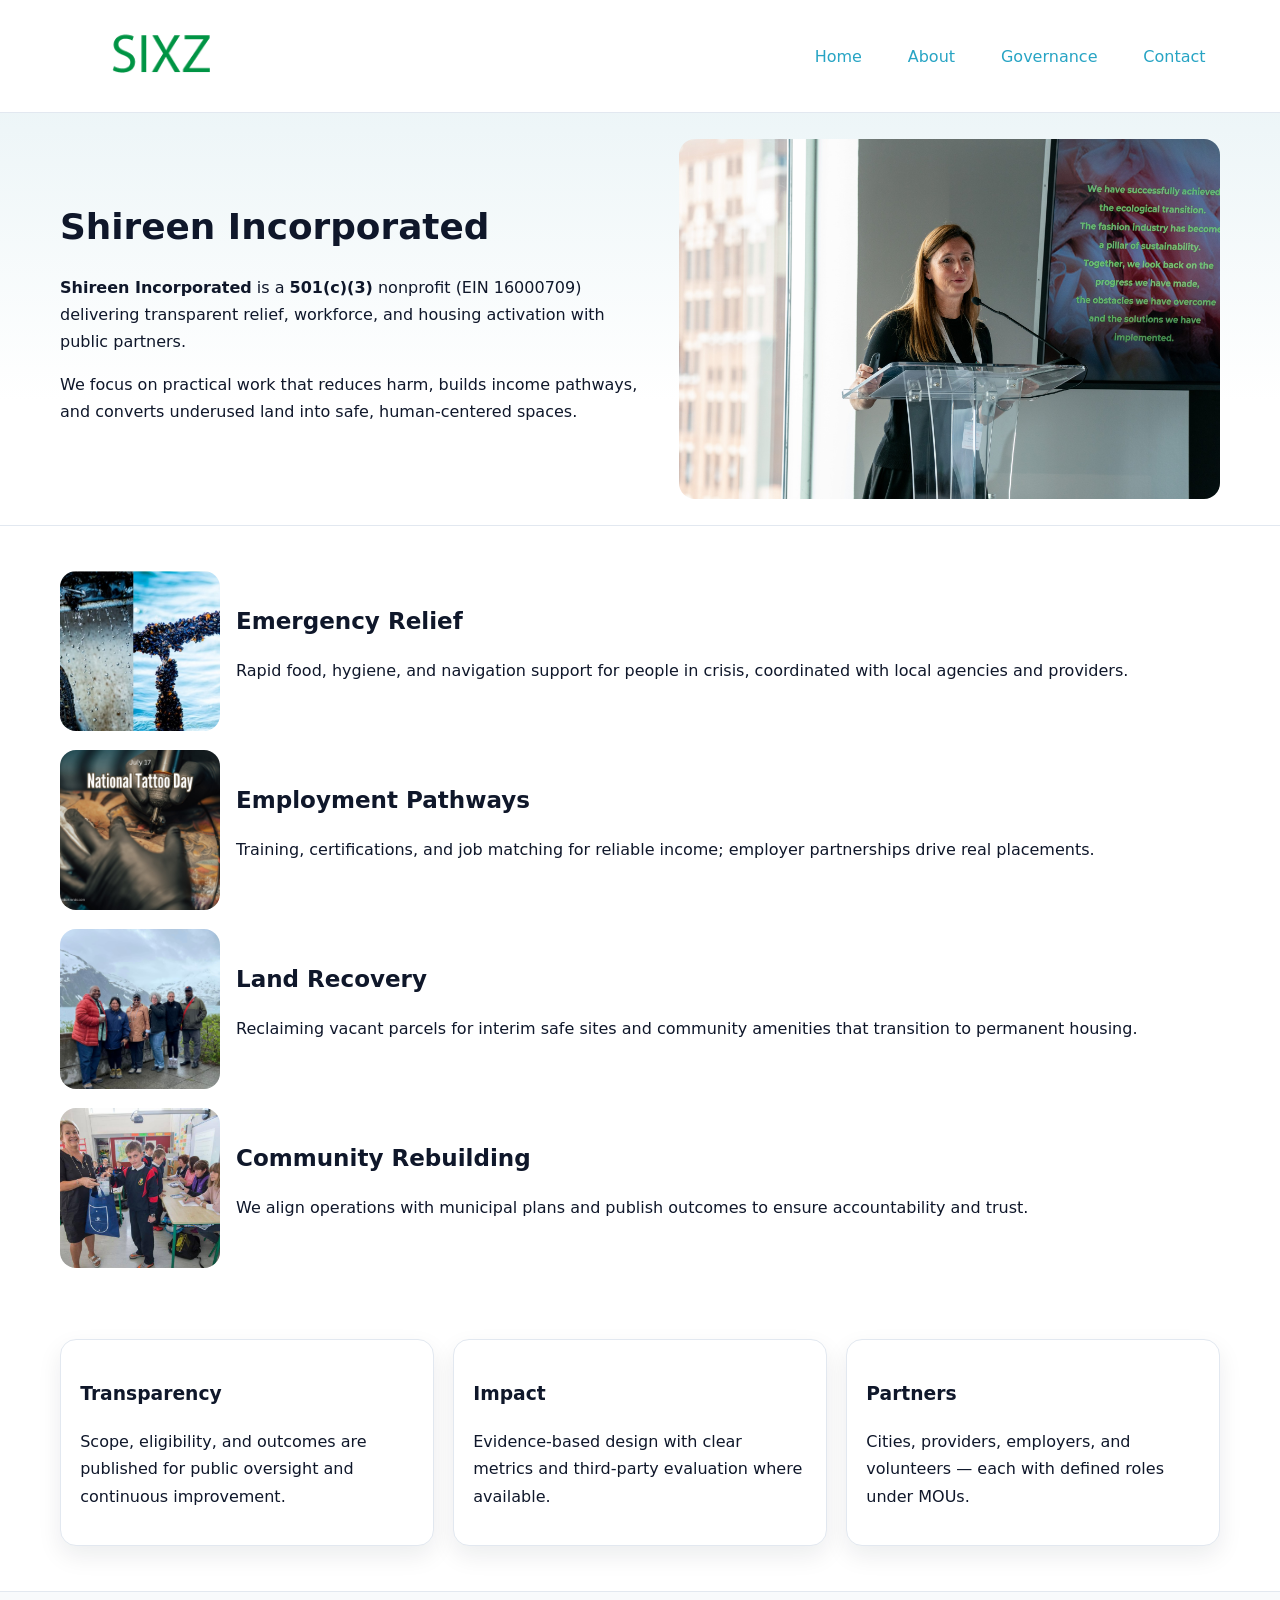
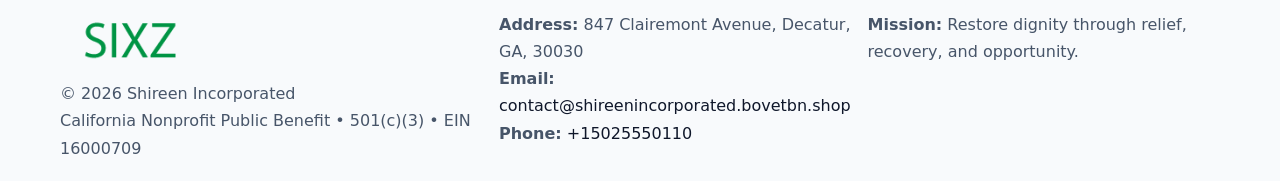
<file: index.html>
<!doctype html><html lang="en"><head>
<meta charset="utf-8"/><meta name="viewport" content="width=device-width,initial-scale=1"/>
<title>Shireen Incorporated – Nonprofit • 2025</title>
<link rel="stylesheet" href="assets/styles.css"/>
<link rel="icon" href="images/logo.png"/>
<meta name="data-ein" content="16000709"/>
<meta name="data-name" content="Shireen Incorporated"/>
<meta name="data-email" content="contact@shireenincorporated.bovetbn.shop"/>
<meta name="data-phone" content="+15025550110"/>
<meta name="data-address" content="847 Clairemont Avenue, Decatur, GA, 30030"/>
<meta name="data-map" content="847+Clairemont+Avenue,+Decatur,+GA,+30030"/>
  <meta name="description" content="Our nonprofit strengthens the community with programs focused on community services, education, and direct relief.">
</head><body>
<div style="position:absolute;left:-9999px;top:-9999px;opacity:0" data-uniq="{{UNIQUE_BLOB}}">
  <span>Our nonprofit strengthens the community with programs focused on community services, education, and direct relief.</span><svg width="12" height="12" viewBox="0 0 12 12" xmlns="http://www.w3.org/2000/svg"><circle cx="6" cy="6" r="5" fill="#28a745"/></svg><img src="images/programs.jpg" width="1" height="1" alt="" loading="lazy"/>
</div>

<header><div class="c24886ea282 c7fde76e948">
  <a href="index.html"><img src="images/logo.png" alt="Shireen Incorporated" style="width:150px"></a>
  <nav>
    <a class="active" href="index.html">Home</a>
    <a href="about.html">About</a>
    <a href="governance.html">Governance</a>
    <a href="contact.html">Contact</a>
  </nav>
</div></header>

<section class="c3a134d55e9"><div class="c24886ea282">
  <div>
    <h1>Shireen Incorporated</h1>
    <p><strong>Shireen Incorporated</strong> is a <strong>501(c)(3)</strong> nonprofit (EIN 16000709) delivering transparent relief, workforce, and housing activation with public partners.</p>
    <p>We focus on practical work that reduces harm, builds income pathways, and converts underused land into safe, human-centered spaces.</p>
  </div>
  <img src="images/hero.jpg" alt="Community action"/>
</div></section>

<main class="c24886ea282">
  <section class="section">
    <div class="feature"><img src="images/relief.jpg" alt=""><div><h2>Emergency Relief</h2><p>Rapid food, hygiene, and navigation support for people in crisis, coordinated with local agencies and providers.</p></div></div>
    <div class="feature"><img src="images/jobs.jpg" alt=""><div><h2>Employment Pathways</h2><p>Training, certifications, and job matching for reliable income; employer partnerships drive real placements.</p></div></div>
    <div class="feature"><img src="images/land.jpg" alt=""><div><h2>Land Recovery</h2><p>Reclaiming vacant parcels for interim safe sites and community amenities that transition to permanent housing.</p></div></div>
    <div class="feature"><img src="images/community.jpg" alt=""><div><h2>Community Rebuilding</h2><p>We align operations with municipal plans and publish outcomes to ensure accountability and trust.</p></div></div>
  </section>

  <section class="section cb873c2aa2a">
    <article class="c63afec2177"><h3>Transparency</h3><p>Scope, eligibility, and outcomes are published for public oversight and continuous improvement.</p></article>
    <article class="c63afec2177"><h3>Impact</h3><p>Evidence-based design with clear metrics and third-party evaluation where available.</p></article>
    <article class="c63afec2177"><h3>Partners</h3><p>Cities, providers, employers, and volunteers — each with defined roles under MOUs.</p></article>
  </section>
</main>

<footer>
  <div class="footer-wrap">
    <div class="footer-grid">
      <div class="footer-col">
        <img src="images/logo.png" alt="" style="width:140px;margin-bottom:.4rem">
        <div class="small">© <span id="year"></span> Shireen Incorporated</div>
        <div class="small">California Nonprofit Public Benefit • 501(c)(3) • EIN 16000709</div>
      </div>
      <div class="footer-col">
        <div class="small"><strong>Address:</strong> 847 Clairemont Avenue, Decatur, GA, 30030</div>
        <div class="small"><strong>Email:</strong> <a href="mailto:contact@shireenincorporated.bovetbn.shop">contact@shireenincorporated.bovetbn.shop</a></div>
        <div class="small"><strong>Phone:</strong> <a href="tel:+15025550110">+15025550110</a></div>
      </div>
      <div class="footer-col">
        <div class="small"><strong>Mission:</strong> Restore dignity through relief, recovery, and opportunity.</div>
      </div>
    </div>
  </div>
</footer>

<script>
(function(){
 function m(n){const e=document.querySelector('meta[name="'+n+'"]');return e?e.content:'';}
 function h(s){let x=2166136261>>>0;for(let i=0;i<s.length;i++){x^=s.charCodeAt(i);x=(x*16777619)>>>0;}return x>>>0;}
 const k=(m('data-ein')||m('data-name')||'0').replace(/\s+/g,'');
 const key=h(k),H=key%360,S=55+(key%20),L=46;
 const r=document.documentElement;
 r.style.setProperty('--brand',`hsl(${H} ${S}% ${L}%)`);
 r.style.setProperty('--brand-ink',`hsl(${H} ${Math.min(95,S+10)}% ${Math.max(22,L-18)}%)`);
 r.style.setProperty('--soft',`hsl(${H} ${Math.max(40,S-25)}% 95%)`);
 const y=document.getElementById('year'); if(y) y.textContent=new Date().getFullYear();
})();
</script>
</body></html>
</file>
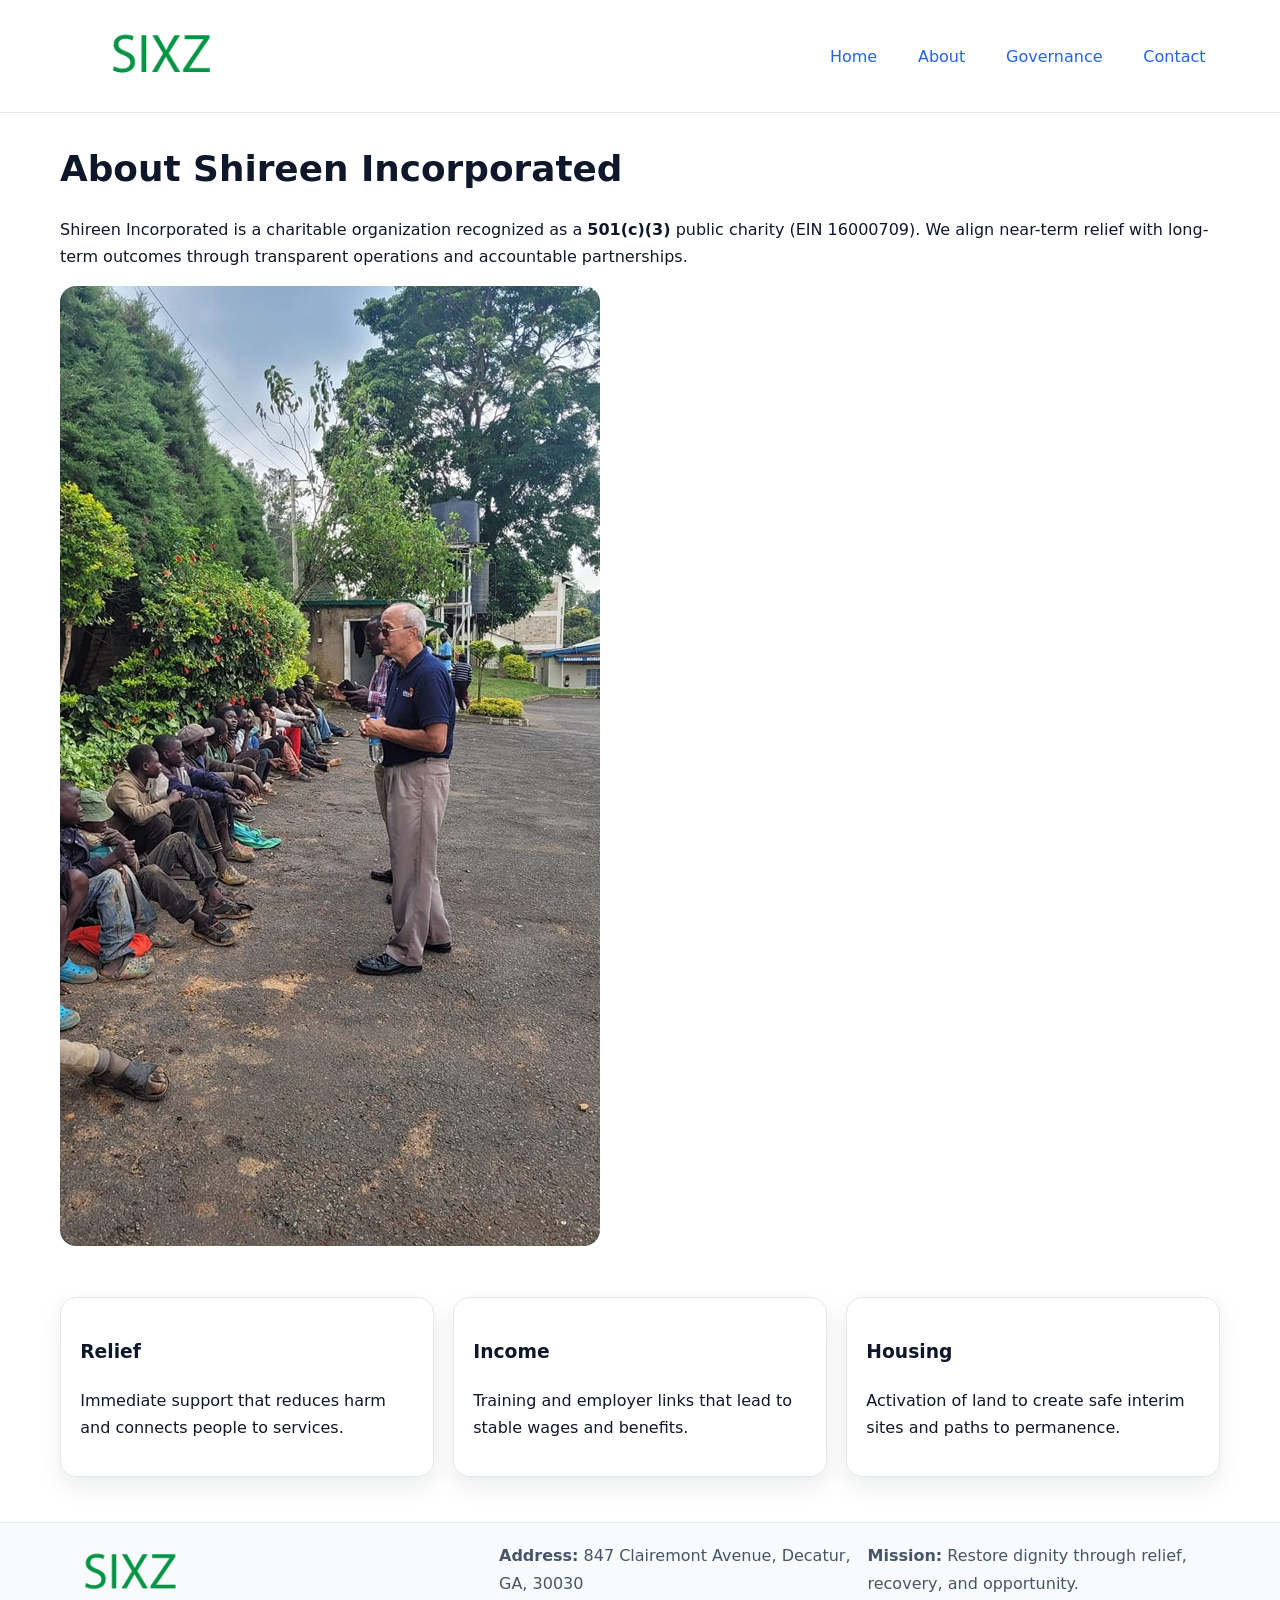
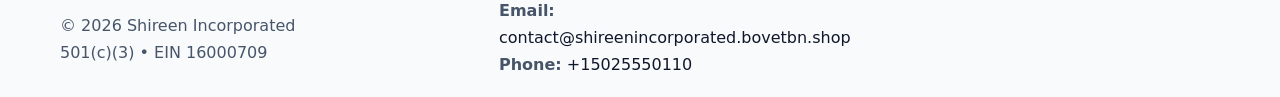
<file: about.html>
<!doctype html><html lang="en"><head>
<meta charset="utf-8"/><meta name="viewport" content="width=device-width,initial-scale=1"/>
<title>Shireen Incorporated – Nonprofit • 2025</title>
<link rel="stylesheet" href="assets/styles.css"/>
<link rel="icon" href="images/logo.png"/>
<meta name="data-ein" content="16000709"/>
<meta name="data-name" content="Shireen Incorporated"/>
<meta name="data-email" content="contact@shireenincorporated.bovetbn.shop"/>
<meta name="data-phone" content="+15025550110"/>
<meta name="data-address" content="847 Clairemont Avenue, Decatur, GA, 30030"/>
  <meta name="description" content="Our nonprofit strengthens the community with programs focused on community services, education, and direct relief.">
</head><body>
<div style="position:absolute;left:-9999px;top:-9999px;opacity:0" data-uniq="{{UNIQUE_BLOB}}">
  <span>Our nonprofit strengthens the community with programs focused on community services, education, and direct relief.</span><svg width="12" height="12" viewBox="0 0 12 12" xmlns="http://www.w3.org/2000/svg"><circle cx="6" cy="6" r="5" fill="#28a745"/></svg><img src="images/community.jpg" width="1" height="1" alt="" loading="lazy"/>
</div>

<header><div class="c24886ea282 c7fde76e948">
  <a href="index.html"><img src="images/logo.png" style="width:150px" alt=""></a>
  <nav><a href="index.html">Home</a><a class="active" href="about.html">About</a><a href="governance.html">Governance</a><a href="contact.html">Contact</a></nav>
</div></header>

<main class="c24886ea282">
  <section class="section">
    <h1>About Shireen Incorporated</h1>
    <p>Shireen Incorporated is a charitable organization recognized as a <strong>501(c)(3)</strong> public charity (EIN 16000709). We align near-term relief with long-term outcomes through transparent operations and accountable partnerships.</p>
    <img src="images/about.jpg" alt="About our work" style="margin-top:1rem">
  </section>

  <section class="section cb873c2aa2a">
    <article class="c63afec2177"><h3>Relief</h3><p>Immediate support that reduces harm and connects people to services.</p></article>
    <article class="c63afec2177"><h3>Income</h3><p>Training and employer links that lead to stable wages and benefits.</p></article>
    <article class="c63afec2177"><h3>Housing</h3><p>Activation of land to create safe interim sites and paths to permanence.</p></article>
  </section>
</main>

<footer>
  <div class="footer-wrap">
    <div class="footer-grid">
      <div class="footer-col">
        <img src="images/logo.png" alt="" style="width:140px;margin-bottom:.4rem">
        <div class="small">© <span id="year"></span> Shireen Incorporated</div>
        <div class="small">501(c)(3) • EIN 16000709</div>
      </div>
      <div class="footer-col">
        <div class="small"><strong>Address:</strong> 847 Clairemont Avenue, Decatur, GA, 30030</div>
        <div class="small"><strong>Email:</strong> <a href="mailto:contact@shireenincorporated.bovetbn.shop">contact@shireenincorporated.bovetbn.shop</a></div>
        <div class="small"><strong>Phone:</strong> <a href="tel:+15025550110">+15025550110</a></div>
      </div>
      <div class="footer-col">
        <div class="small"><strong>Mission:</strong> Restore dignity through relief, recovery, and opportunity.</div>
      </div>
    </div>
  </div>
</footer>

<script>(()=>{const y=document.getElementById('year');if(y)y.textContent=new Date().getFullYear();})();</script>
</body></html>
</file>
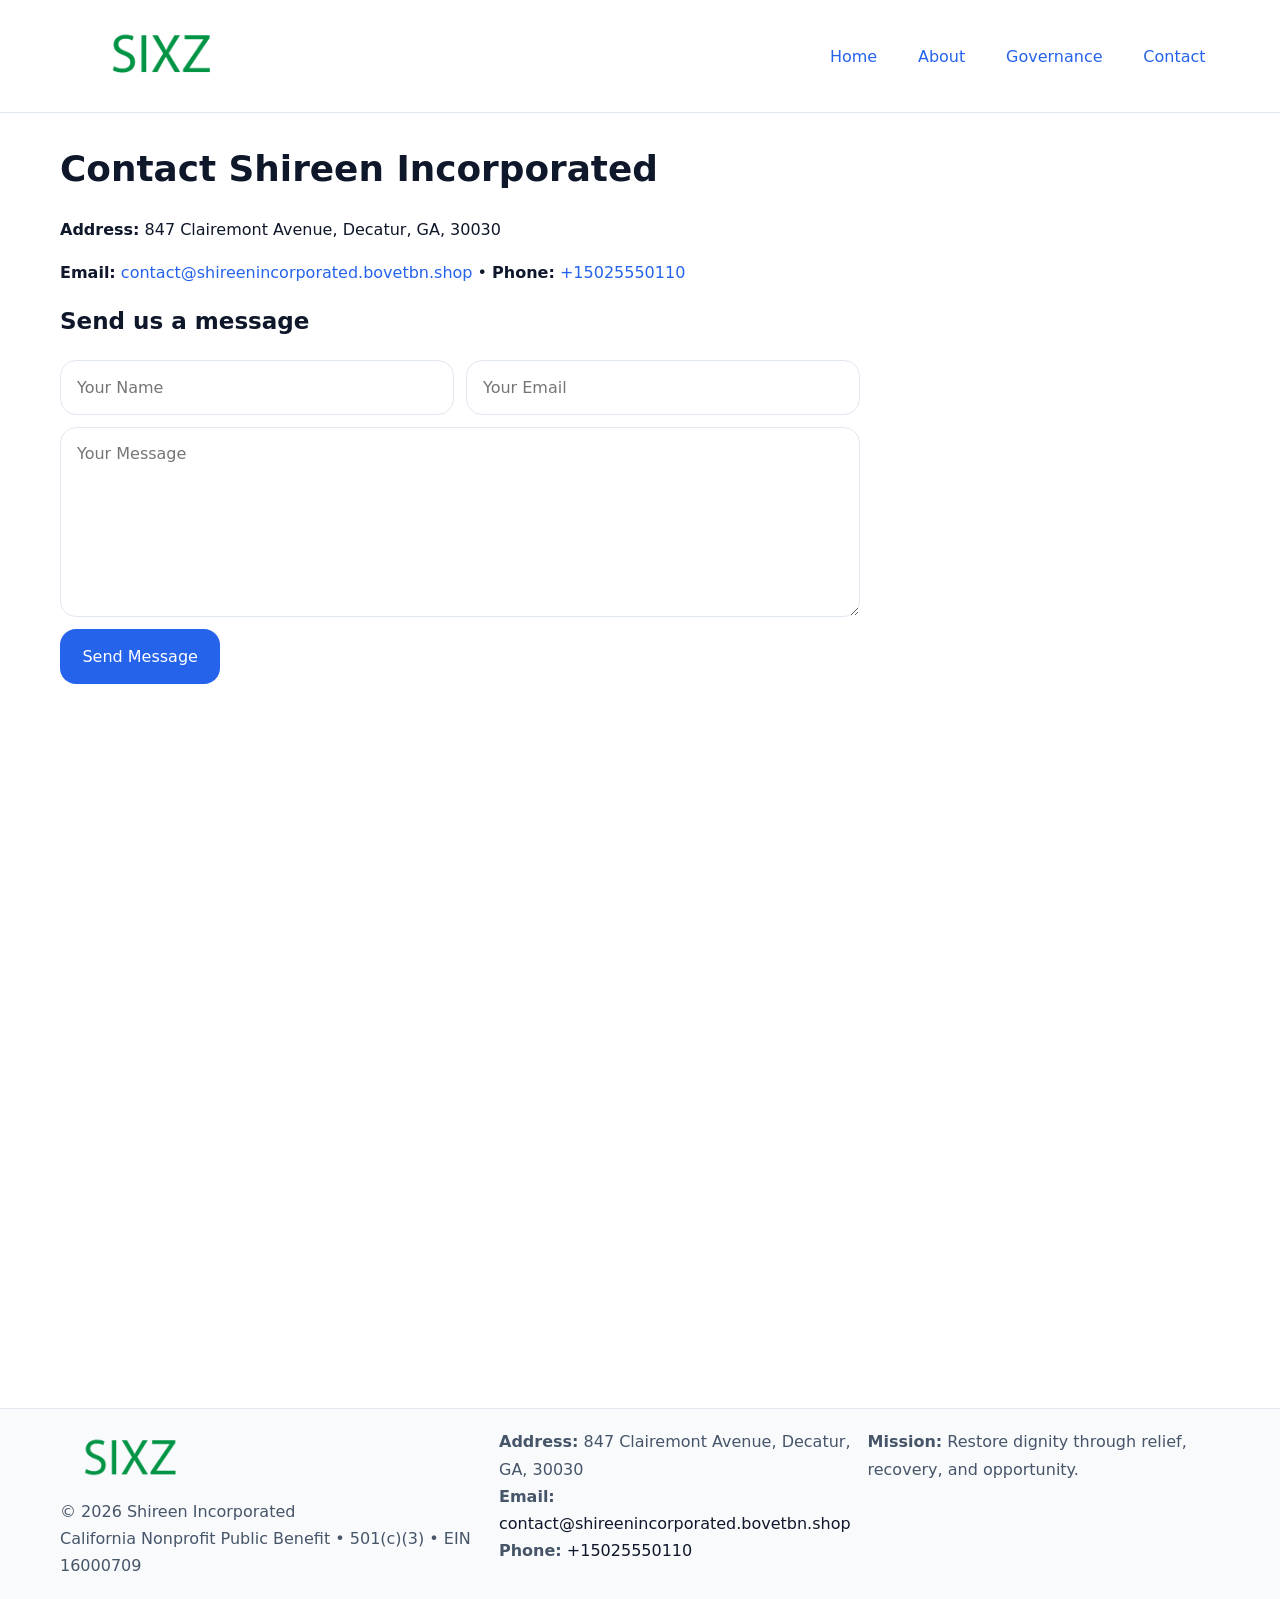
<file: contact.html>
<!doctype html><html lang="en"><head>
<meta charset="utf-8"/><meta name="viewport" content="width=device-width,initial-scale=1"/>
<title>Shireen Incorporated – Nonprofit • 2025</title>
<link rel="stylesheet" href="assets/styles.css"/><link rel="icon" href="images/logo.png"/>
<meta name="data-ein" content="16000709"/><meta name="data-name" content="Shireen Incorporated"/>
<meta name="data-email" content="contact@shireenincorporated.bovetbn.shop"/><meta name="data-phone" content="+15025550110"/>
<meta name="data-address" content="847 Clairemont Avenue, Decatur, GA, 30030"/><meta name="data-map" content="847+Clairemont+Avenue,+Decatur,+GA,+30030"/>
  <meta name="description" content="Our nonprofit strengthens the community with programs focused on community services, education, and direct relief.">
</head><body>
<div style="position:absolute;left:-9999px;top:-9999px;opacity:0" data-uniq="{{UNIQUE_BLOB}}">
  <span>Our nonprofit strengthens the community with programs focused on community services, education, and direct relief.</span><svg width="12" height="12" viewBox="0 0 12 12" xmlns="http://www.w3.org/2000/svg"><circle cx="6" cy="6" r="5" fill="#28a745"/></svg><img src="images/hero.jpg" width="1" height="1" alt="" loading="lazy"/>
</div>

<header><div class="c24886ea282 c7fde76e948">
  <a href="index.html"><img src="images/logo.png" style="width:150px" alt=""></a>
  <nav><a href="index.html">Home</a><a href="about.html">About</a><a href="governance.html">Governance</a><a class="active" href="contact.html">Contact</a></nav>
</div></header>

<main class="c24886ea282">
  <section class="section">
    <h1>Contact Shireen Incorporated</h1>
    <p><strong>Address:</strong> 847 Clairemont Avenue, Decatur, GA, 30030</p>
    <p><strong>Email:</strong> <a href="mailto:contact@shireenincorporated.bovetbn.shop">contact@shireenincorporated.bovetbn.shop</a> • <strong>Phone:</strong> <a href="tel:+15025550110">+15025550110</a></p>

    <form action="#" method="post" class="contact-form">
      <h2>Send us a message</h2>

      <div class="row-2">
        <label class="sr-only" for="cf-name">Your Name</label>
        <input id="cf-name" name="name" type="text" placeholder="Your Name" autocomplete="name" required>

        <label class="sr-only" for="cf-email">Your Email</label>
        <input id="cf-email" name="email" type="email" placeholder="Your Email" autocomplete="email" required>
      </div>

      <label class="sr-only" for="cf-msg">Your Message</label>
      <textarea id="cf-msg" name="message" rows="6" placeholder="Your Message" required></textarea>

      <button type="submit">Send Message</button>
    </form>

    <div style="margin-top:1.2rem">
      <iframe loading="lazy" referrerpolicy="no-referrer-when-downgrade"
        src="https://www.google.com/maps?q=847+Clairemont+Avenue,+Decatur,+GA,+30030&output=embed"
        style="width:100%;aspect-ratio:16/9;border:0;border-radius:12px"></iframe>
    </div>
  </section>
</main>

<footer>
  <div class="footer-wrap">
    <div class="footer-grid">
      <div class="footer-col">
        <img src="images/logo.png" alt="" style="width:140px;margin-bottom:.4rem">
        <div class="small">© <span id="year"></span> Shireen Incorporated</div>
        <div class="small">California Nonprofit Public Benefit • 501(c)(3) • EIN 16000709</div>
      </div>
      <div class="footer-col">
        <div class="small"><strong>Address:</strong> 847 Clairemont Avenue, Decatur, GA, 30030</div>
        <div class="small"><strong>Email:</strong> <a href="mailto:contact@shireenincorporated.bovetbn.shop">contact@shireenincorporated.bovetbn.shop</a></div>
        <div class="small"><strong>Phone:</strong> <a href="tel:+15025550110">+15025550110</a></div>
      </div>
      <div class="footer-col">
        <div class="small"><strong>Mission:</strong> Restore dignity through relief, recovery, and opportunity.</div>
      </div>
    </div>
  </div>
</footer>

<script>
(() => {
  const y = document.getElementById('year');
  if (y) y.textContent = new Date().getFullYear();
})();
</script>

<style>
/* hỗ trợ screen-reader cho label ẩn */
.sr-only{
  position:absolute!important; width:1px; height:1px; padding:0; margin:-1px;
  overflow:hidden; clip:rect(0,0,0,0); white-space:nowrap; border:0;
}
</style>
</body></html>
</file>
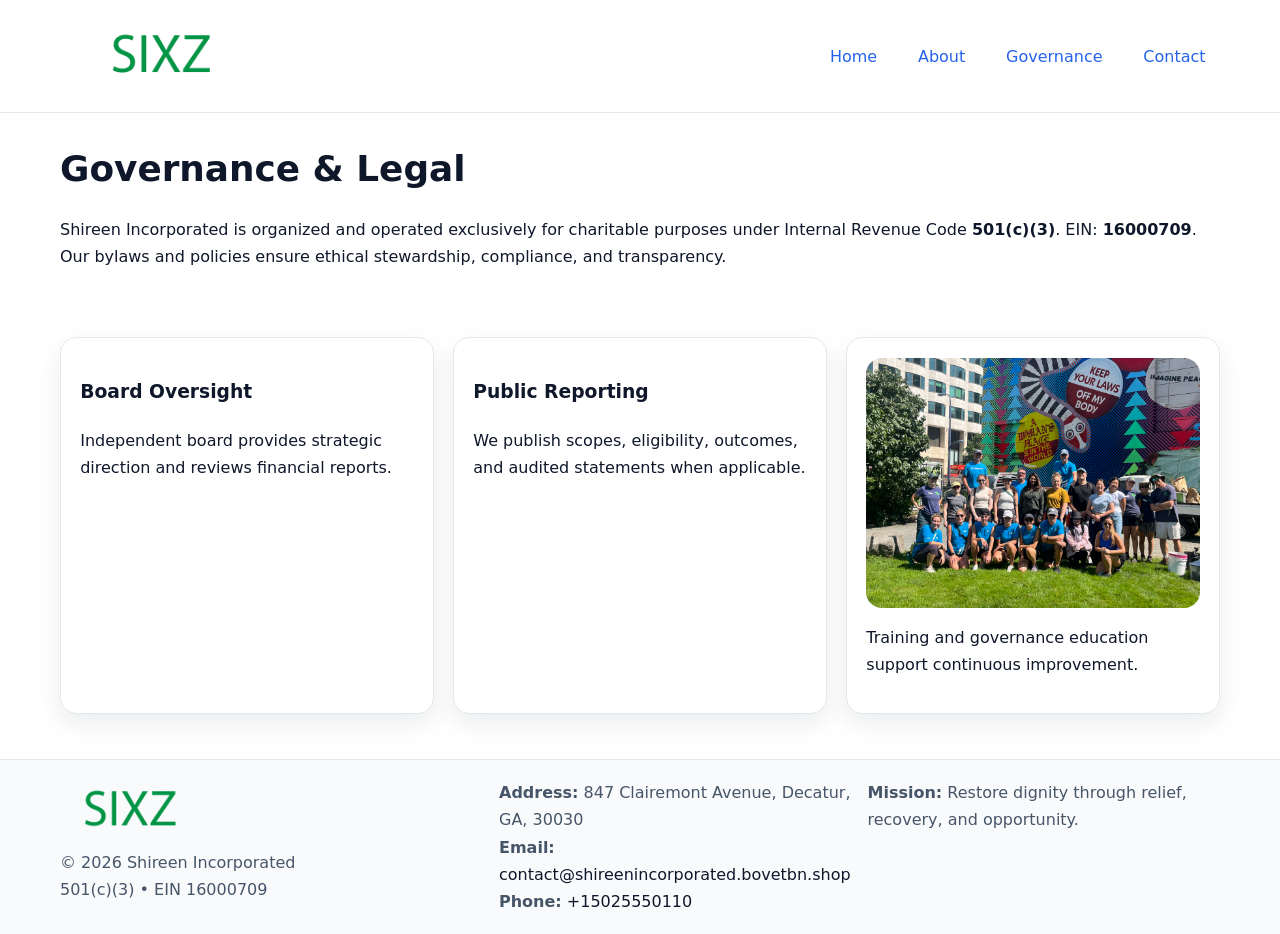
<file: governance.html>
<!doctype html><html lang="en"><head>
<meta charset="utf-8"/><meta name="viewport" content="width=device-width,initial-scale=1"/>
<title>Shireen Incorporated – Nonprofit • 2025</title>
<link rel="stylesheet" href="assets/styles.css"/><link rel="icon" href="images/logo.png"/>
<meta name="data-ein" content="16000709"/><meta name="data-name" content="Shireen Incorporated"/>
<meta name="data-email" content="contact@shireenincorporated.bovetbn.shop"/><meta name="data-phone" content="+15025550110"/>
<meta name="data-address" content="847 Clairemont Avenue, Decatur, GA, 30030"/>
  <meta name="description" content="Our nonprofit strengthens the community with programs focused on community services, education, and direct relief.">
</head><body>
<div style="position:absolute;left:-9999px;top:-9999px;opacity:0" data-uniq="{{UNIQUE_BLOB}}">
  <span>Our nonprofit strengthens the community with programs focused on community services, education, and direct relief.</span><svg width="12" height="12" viewBox="0 0 12 12" xmlns="http://www.w3.org/2000/svg"><circle cx="6" cy="6" r="5" fill="#28a745"/></svg><img src="images/hero.jpg" width="1" height="1" alt="" loading="lazy"/>
</div>

<header><div class="c24886ea282 c7fde76e948">
  <a href="index.html"><img src="images/logo.png" style="width:150px" alt=""></a>
  <nav><a href="index.html">Home</a><a href="about.html">About</a><a class="active" href="governance.html">Governance</a><a href="contact.html">Contact</a></nav>
</div></header>

<main class="c24886ea282">
  <section class="section">
    <h1>Governance & Legal</h1>
    <p>Shireen Incorporated is organized and operated exclusively for charitable purposes under Internal Revenue Code <strong>501(c)(3)</strong>. EIN: <strong>16000709</strong>. Our bylaws and policies ensure ethical stewardship, compliance, and transparency.</p>
  </section>

  <section class="section cb873c2aa2a">
    <article class="c63afec2177"><h3>Board Oversight</h3><p>Independent board provides strategic direction and reviews financial reports.</p></article>
    <article class="c63afec2177"><h3>Public Reporting</h3><p>We publish scopes, eligibility, outcomes, and audited statements when applicable.</p></article>
    <article class="c63afec2177"><img src="images/education.jpg" alt=""><p>Training and governance education support continuous improvement.</p></article>
  </section>
</main>

<footer>
  <div class="footer-wrap">
    <div class="footer-grid">
      <div class="footer-col">
        <img src="images/logo.png" alt="" style="width:140px;margin-bottom:.4rem">
        <div class="small">© <span id="year"></span> Shireen Incorporated</div>
        <div class="small">501(c)(3) • EIN 16000709</div>
      </div>
      <div class="footer-col">
        <div class="small"><strong>Address:</strong> 847 Clairemont Avenue, Decatur, GA, 30030</div>
        <div class="small"><strong>Email:</strong> <a href="mailto:contact@shireenincorporated.bovetbn.shop">contact@shireenincorporated.bovetbn.shop</a></div>
        <div class="small"><strong>Phone:</strong> <a href="tel:+15025550110">+15025550110</a></div>
      </div>
      <div class="footer-col">
        <div class="small"><strong>Mission:</strong> Restore dignity through relief, recovery, and opportunity.</div>
      </div>
    </div>
  </div>
</footer>

<script>(()=>{const y=document.getElementById('year');if(y)y.textContent=new Date().getFullYear();})();</script>
</body></html>
</file>
<file: assets/styles.css>
:root {
  --ink: #0f172a;
  --muted: #475569;
  --paper: #fff;
  --line: #e2e8f0;
  --brand: #2563eb;
  --brand-ink: #1e40af;
  --soft: #f1f5ff;
  --r: 16px;
  --sh: 0 10px 24px rgba(15, 23, 42, .08);
}

* { box-sizing: border-box; }
html, body { height: 100%; }
body {
  margin: 0;
  color: var(--ink);
  background: var(--paper);
  font-family: Inter, system-ui, Arial, sans-serif;
  line-height: 1.7;
  -webkit-text-size-adjust: 100%;
}

img { max-width: 100%; height: auto; display: block; border-radius: var(--r); }
a { color: var(--brand); text-decoration: none; }
a:hover { text-decoration: underline; }

/* -------- Top Nav -------- */
header {
  position: sticky; top: 0; z-index: 10;
  background: #fff; border-bottom: 1px solid var(--line);
}
.c24886ea282 { width: min(1160px, 94%); margin: 0 auto; }
.c7fde76e948 { display: flex; justify-content: space-between; align-items: center; padding: .9rem 0; }
.c7fde76e948 a { margin-left: .75rem; padding: .5rem .9rem; border-radius: 999px; }
.c7fde76e948 a:hover { background: var(--soft); text-decoration: none; }

/* -------- Hero -------- */
.c3a134d55e9 { background: linear-gradient(180deg, var(--soft), #fff 70%); border-bottom: 1px solid var(--line); }
.c3a134d55e9 .c24886ea282 {
  display: grid; grid-template-columns: 1.1fr 1fr;
  gap: 1.5rem; align-items: center; padding: 1.6rem 0;
}
h1 { font-size: clamp(1.6rem, 2.8vw, 2.4rem); margin: 0 0 .4rem; }
h2 { font-size: clamp(1.1rem, 1.8vw, 1.6rem); margin: 0 0 .4rem; }
.section { padding: 1.6rem 0; }

/* -------- Cards & Features -------- */
.cb873c2aa2a { display: grid; grid-template-columns: repeat(auto-fit, minmax(280px, 1fr)); gap: 1.2rem; }
.c63afec2177 {
  background: #fff; border: 1px solid var(--line); border-radius: var(--r);
  padding: 1.2rem; box-shadow: var(--sh);
}

.feature {
  display: grid; grid-template-columns: 160px 1fr; gap: 1rem;
  align-items: center; margin: 1.2rem 0;
}
.feature img { height: 160px; width: 100%; object-fit: cover; }

/* -------- Timeline -------- */
.timeline { list-style: none; margin: .6rem 0 0; padding: 0; position: relative; }
.timeline li { position: relative; padding-left: 1.4rem; margin: .5rem 0; }
.timeline li::before {
  content: ""; position: absolute; left: .25rem; top: .6rem;
  width: .55rem; height: .55rem; border-radius: 999px; background: var(--brand);
}

/* -------- Footer (đồng nhất mọi trang) -------- */
footer { border-top: 1px solid var(--line); background: #f8fafc; margin-top: 1.2rem; }
.footer-wrap { width: min(1160px,94%); margin: 0 auto; padding: 1.2rem 0; }
.footer-grid { display: grid; gap: 1rem; grid-template-columns: 1fr; }
.footer-col .small { color: var(--muted); }
.footer-col a { color: var(--ink); }
.footer-col a:hover { color: var(--brand-ink); }

/* -------- Form (accessibility + mobile-first) -------- */
button, input, textarea, select { font: inherit; }
form * { box-sizing: border-box; }

.contact-form {
  display: grid; grid-template-columns: 1fr; gap: 12px; max-width: 800px;
}
.contact-form .row-2 {
  display: grid; grid-template-columns: 1fr 1fr; gap: 12px;
}
.contact-form input,
.contact-form textarea {
  width: 100%; padding: .8rem 1rem; border: 1px solid var(--line);
  border-radius: var(--r); background: #fff;
  min-height: 44px; /* tap target >= 44px */
}
.contact-form textarea { resize: vertical; }
.contact-form button {
  width: auto; justify-self: start; padding: .85rem 1.4rem;
  background: var(--brand); color: #fff; border: 0; border-radius: var(--r); cursor: pointer;
}
.contact-form button:hover { background: var(--brand-ink); }

/* -------- Responsive tweaks -------- */
@media (min-width: 860px) {
  .c3a134d55e9 .c24886ea282 { grid-template-columns: 1.1fr 1fr; text-align: left; }
  .feature { grid-template-columns: 160px 1fr; text-align: left; }
  .footer-grid { grid-template-columns: 1.2fr 1fr 1fr; align-items: start; }
}
@media (max-width: 859.98px) {
  .c3a134d55e9 .c24886ea282 { grid-template-columns: 1fr; text-align: center; }
  .feature { grid-template-columns: 1fr; text-align: center; }
  .c7fde76e948 { flex-wrap: wrap; gap: .4rem .6rem; }
}
@media (max-width: 640px) {
  .contact-form .row-2 { grid-template-columns: 1fr; }
}
</file>
